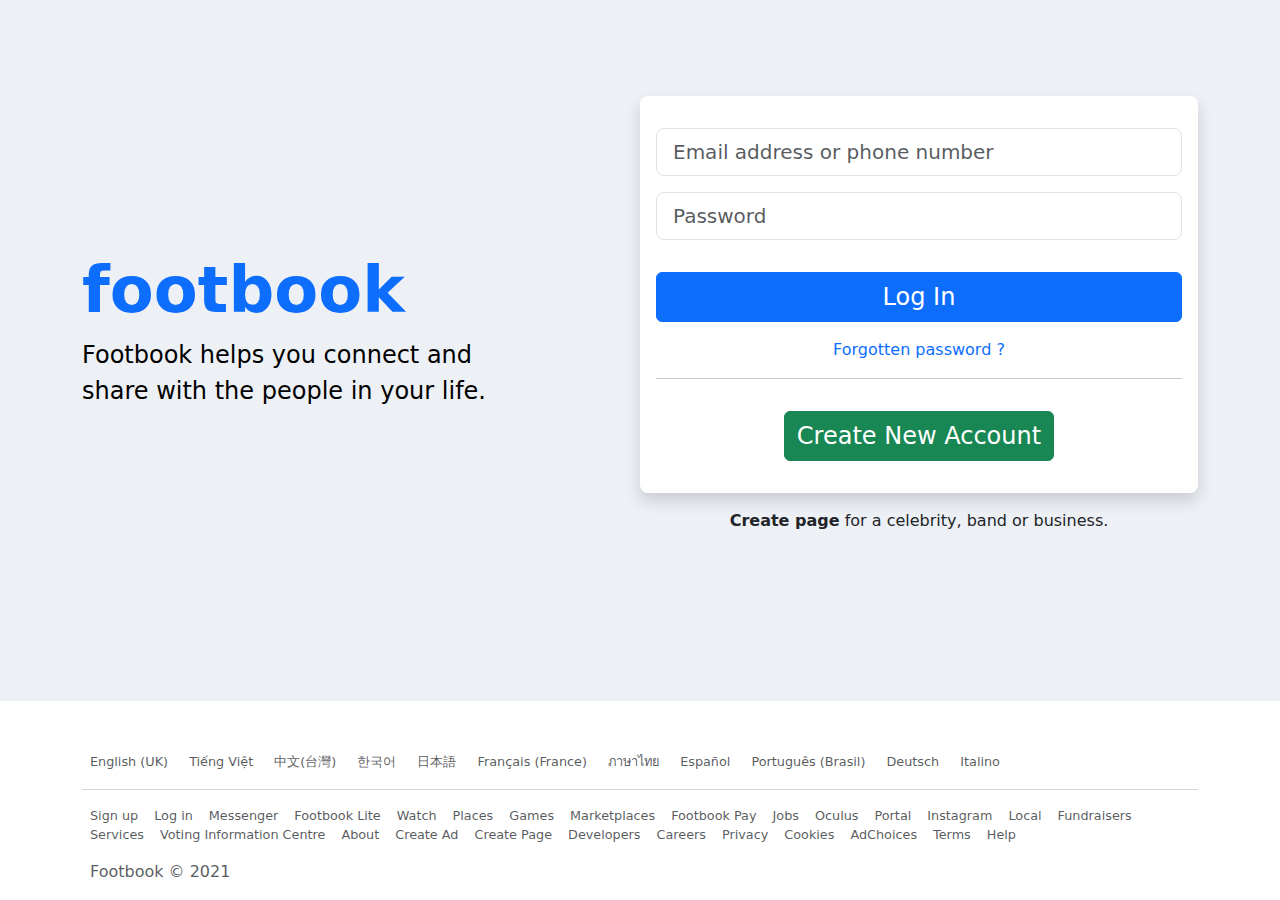
<file: index.html>
<!DOCTYPE html>
<html lang="en">

<head>
    <meta charset="UTF-8">
    <meta http-equiv="X-UA-Compatible" content="IE=edge">
    <meta name="viewport" content="width=device-width, initial-scale=1.0">
    <link rel="icon" href="https://source.unsplash.com/random" class="rounded-circle" type="image/gif">
    <title>Fookbook</title>
    <link rel="stylesheet" href="./assets/css/style.css">
    <!-- Bootstrap CSS only -->
    <link href="https://cdn.jsdelivr.net/npm/bootstrap@5.1.3/dist/css/bootstrap.min.css" rel="stylesheet">
    <link rel="stylesheet" href="https://cdn.jsdelivr.net/npm/bootstrap-icons@1.6.1/font/bootstrap-icons.css">
</head>

<body>
    <!-- login -->
    <main id="main" class="pb-lg-5">
        <div
            class="container d-flex flex-column flex-lg-row justify-content-between align-items-center mt-lg-5 pt-lg-5  ">
            <!--heading  -->
            <div class="text-center text-lg-start mt-lg-5 pt-lg-5 w-100 my-lg-5">
                <h1 class="fw-bolder text-primary fs-0 ">footbook</h1>
                <p class=" text-black fs-4 w-75 mx-auto mx-lg-0">Footbook helps you connect and share with the people in
                    your life.</p>
            </div>
            <!-- login form -->
            <div class="d-flex flex-column w-100">
                <div class=" bg-white shadow rounded-3 input-group-lg p-3">
                    <input type="email" class="form-control my-3" placeholder="Email address or phone number">
                    <input type="password" class="form-control my-3" placeholder="Password">
                    <div class="form-group ">
                        <a href="./feed.html">
                            <button class="btn btn-primary w-100 fs-4 my-3" id="" name="btn" value="">Log In</button>
                        </a>
                    </div>
                    <div class="form-group text-center text-lg-center ">
                        <a href="./forgotpassword.html" class="text-decoration-none w-100 ">Forgotten password ?</a>
                    </div>
                    <hr>
                    <div class="form-group text-center ">
                        <button type="button" class="btn btn-success  fs-4 my-3" data-bs-toggle="modal"
                            data-bs-target="#signUpModal">Create New Account</button>
                    </div>
                </div>
                <!-- create modal -->
                <!-- Modal -->
                <div class="modal fade" id="signUpModal" tabindex="-1" aria-labelledby="signUpModalLabel"
                    aria-hidden="true">
                    <div class="modal-dialog modal-dialog-centered">
                        <div class="modal-content">
                            <!-- modal header -->
                            <div class="modal-header">
                                <div>
                                    <h2 class="modal-title" id="signUpModalLabel">Sign Up</h2>
                                    <p class="text-muted fs-7 fst-italic m-0">It's quick and easy</p>
                                </div>
                                <button type="button" class="btn-close" data-bs-dismiss="modal"
                                    aria-label="Close"></button>
                            </div>
                            <!-- modal body -->
                            <div class="modal-body">
                                <form>
                                    <div class="form-group">
                                        <!-- name -->
                                        <div class="row">
                                            <div class="col col-lg-6">
                                                <input type="text" class="form-control" placeholder="First name">
                                            </div>
                                            <div class="col col-lg-6">
                                                <input type="text" class="form-control" placeholder="Surname">
                                            </div>
                                        </div>
                                        <!-- email or phone number -->
                                        <div class="row pt-3">
                                            <div class="col col-lg-12">
                                                <input type="email" class="form-control"
                                                    placeholder="Mobile number or email address">
                                            </div>
                                        </div>
                                        <!-- password -->
                                        <div class="row pt-3">
                                            <div class="col col-1lg-2">
                                                <input type="password" class="form-control" placeholder="New password">
                                            </div>
                                        </div>
                                        <!-- D.o.b -->
                                        <div class="row pt-3">
                                            <p class="text-muted fs-7 m-0">Date of birth <i
                                                    class="bi bi-question-circle" type="button" data-bs-container="body"
                                                    data-bs-toggle="popover" data-bs-placement="left"
                                                    data-bs-content="Providing your date of birth helps make sure that you get the right Facebook experience for your age. If you want to change who sees this, go to the About section of your Profile."></i>
                                            </p>
                                            <div class="col col-lg-4">
                                                <input type="date" class="form-control" placeholder="Date">
                                            </div>
                                            <div class="col col-lg-4">
                                                <input type="date" class="form-control" placeholder="Month">
                                            </div>
                                            <div class="col col-lg-4">
                                                <input type="date" class="form-control" placeholder="Year">
                                            </div>
                                        </div>
                                        <!-- gender -->
                                        <div class="row pt-3">
                                            <p class="text-muted fs-7 m-0">Gender <i class="bi bi-question-circle"
                                                    type="button" data-bs-container="body" data-bs-toggle="popover"
                                                    data-bs-placement="left"
                                                    data-bs-content="You can change who sees your gender on your profile later. Select Custom to choose another gender, or if you'd rather not say."></i>
                                            </p>
                                            <div class="col col-lg-4">
                                                <div
                                                    class="form-check form-control w-100 d-lg-flex flex-row-reverse justify-content-between align-items-center">
                                                    <input class="form-check-input m-0" type="radio"
                                                        name="flexRadioDefault" id="flexRadioDefault1" checked>
                                                    <label class="form-check-label " for="flexRadioDefault1">
                                                        Male
                                                    </label>
                                                </div>
                                            </div>
                                            <div class="col col-lg-4">
                                                <div
                                                    class="form-check form-control w-100 d-lg-flex flex-row-reverse justify-content-between align-items-center">
                                                    <input class="form-check-input m-0" type="radio"
                                                        name="flexRadioDefault" id="flexRadioDefault2">
                                                    <label class="form-check-label " for="flexRadioDefault2">
                                                        Female
                                                    </label>
                                                </div>
                                            </div>
                                            <div class="col col-lg-4">
                                                <div
                                                    class="form-check form-control w-100 d-lg-flex flex-row-reverse justify-content-between align-items-center">
                                                    <input class="form-check-input m-0" type="radio"
                                                        name="flexRadioDefault" id="flexRadioDefault3">
                                                    <label class="form-check-label " for="flexRadioDefault3">
                                                        Other
                                                    </label>
                                                </div>
                                            </div>
                                        </div>
                                        <div class="row pt-3 d-none  " id="genderSelect">
                                            <div class="col col-lg-12">
                                                <select class="form-select" aria-label="Default select example">
                                                    <option selected>Select your pronoun</option>
                                                    <option value="1">She: "Wish her a happy birthday!"</option>
                                                    <option value="2">He: "Wish him a happy birthday!"</option>
                                                    <option value="3">They: "Wish them a happy birthday!"</option>
                                                </select>
                                            </div>
                                            <p class="text-muted fs-7"> Your pronoun is visible to everyone.</p>
                                            <div class="col col-lg-12">
                                                <input type="text" class="form-control" placeholder="Gender (optional)">
                                            </div>
                                        </div>
                                        <!-- policy -->
                                        <p class="text-muted fs-7 pt-3">By clicking Sign Up, you agree to our Terms,
                                            Data Policy and Cookie Policy. You may receive SMS notifications from us and
                                            can opt out at any time.</p>
                                        <div class="form-group text-center">
                                            <button type="button"
                                                class="btn btn-success fw-bold  fs-6 w-50 rounded">Sign Up</button>

                                        </div>
                                    </div>
                                </form>
                            </div>
                        </div>
                    </div>
                </div>
                <!-- end -->
                <!-- tag -->
                <div class=" text-center pt-3">
                    <a class="text-dark text-decoration-none fw-bold">Create page</a>
                    <span class="fs-6"> for a celebrity, band or business.</span>
                </div>
            </div>
        </div>

    </main>
    <!-- footer -->
    <footer class="bg-white text-muted position-fixed w-100 bottom-0 pt-lg-5 " >
        <div class="container">
            <!-- languages -->
            <div class="d-flex flex-wrap">
                <div class="text-decoration-none">
                    <a class="mx-2 text-decoration-none text-muted fs-7"> English (UK)</a>
                    <a class="mx-2 text-decoration-none text-muted fs-7">Tiếng Việt</a>
                    <a class="mx-2 text-decoration-none text-muted fs-7">中文(台灣)</a>
                    <a class="mx-2 text-decoration-none text-muted fs-7">한국어</a>
                    <a class="mx-2 text-decoration-none text-muted fs-7">日本語</a>
                    <a class="mx-2 text-decoration-none text-muted fs-7">Français (France)</a>
                    <a class="mx-2 text-decoration-none text-muted fs-7">ภาษาไทย</a>
                    <a class="mx-2 text-decoration-none text-muted fs-7">Español</a>
                    <a class="mx-2 text-decoration-none text-muted fs-7">Português (Brasil)</a>
                    <a class="mx-2 text-decoration-none text-muted fs-7">Deutsch</a>
                    <a class="mx-2 text-decoration-none text-muted fs-7">Italino</a>
                </div>
            </div>
            <hr>
            <!-- actions -->
            <div class="d-flex flex-wrap">
                <a class="mx-2  text-decoration-none text-muted fs-7"> Sign up</a>
                <a class="mx-2  text-decoration-none text-muted fs-7">Log in</a>
                <a class="mx-2  text-decoration-none text-muted fs-7">Messenger</a>
                <a class="mx-2  text-decoration-none text-muted fs-7">Footbook Lite</a>
                <a class="mx-2  text-decoration-none text-muted fs-7">Watch</a>
                <a class="mx-2  text-decoration-none text-muted fs-7">Places</a>
                <a class="mx-2  text-decoration-none text-muted fs-7">Games</a>
                <a class="mx-2  text-decoration-none text-muted fs-7">Marketplaces</a>
                <a class="mx-2  text-decoration-none text-muted fs-7"> Footbook Pay</a>
                <a class="mx-2  text-decoration-none text-muted fs-7">Jobs</a>
                <a class="mx-2  text-decoration-none text-muted fs-7">Oculus</a>
                <a class="mx-2  text-decoration-none text-muted fs-7"> Portal</a>
                <a class="mx-2  text-decoration-none text-muted fs-7"> Instagram</a>
                <a class="mx-2  text-decoration-none text-muted fs-7">Local</a>
                <a class="mx-2  text-decoration-none text-muted fs-7">Fundraisers</a>
                <a class="mx-2  text-decoration-none text-muted fs-7">Services</a>
                <a class="mx-2  text-decoration-none text-muted fs-7"> Voting Information Centre</a>
                <a class="mx-2  text-decoration-none text-muted fs-7">About</a>
                <a class="mx-2  text-decoration-none text-muted fs-7">Create Ad</a>
                <a class="mx-2  text-decoration-none text-muted fs-7">Create Page</a>
                <a class="mx-2  text-decoration-none text-muted fs-7">Developers</a>
                <a class="mx-2  text-decoration-none text-muted fs-7">Careers</a>
                <a class="mx-2  text-decoration-none text-muted fs-7"> Privacy</a>
                <a class="mx-2  text-decoration-none text-muted fs-7">Cookies</a>
                <a class="mx-2  text-decoration-none text-muted fs-7">AdChoices</a>
                <a class="mx-2  text-decoration-none text-muted fs-7">Terms</a>
                <a class="mx-2  text-decoration-none text-muted fs-7">Help</a>
            </div>
            <!-- copyright -->
            <p class="mx-2 mt-3">Footbook &copy; 2021 </p>
        </div>
    </footer>

    <!-- Bootstrap Js only -->

    <script src="https://cdn.jsdelivr.net/npm/@popperjs/core@2.10.2/dist/umd/popper.min.js"></script>
    <script src="https://cdn.jsdelivr.net/npm/bootstrap@5.1.3/dist/js/bootstrap.min.js"></script>
    <script src="https://cdnjs.cloudflare.com/ajax/libs/jquery/3.6.0/jquery.min.js"></script>
    <!-- my js -->
    <script src="./assets/js/app.js"></script>

</body>

</html>
</file>
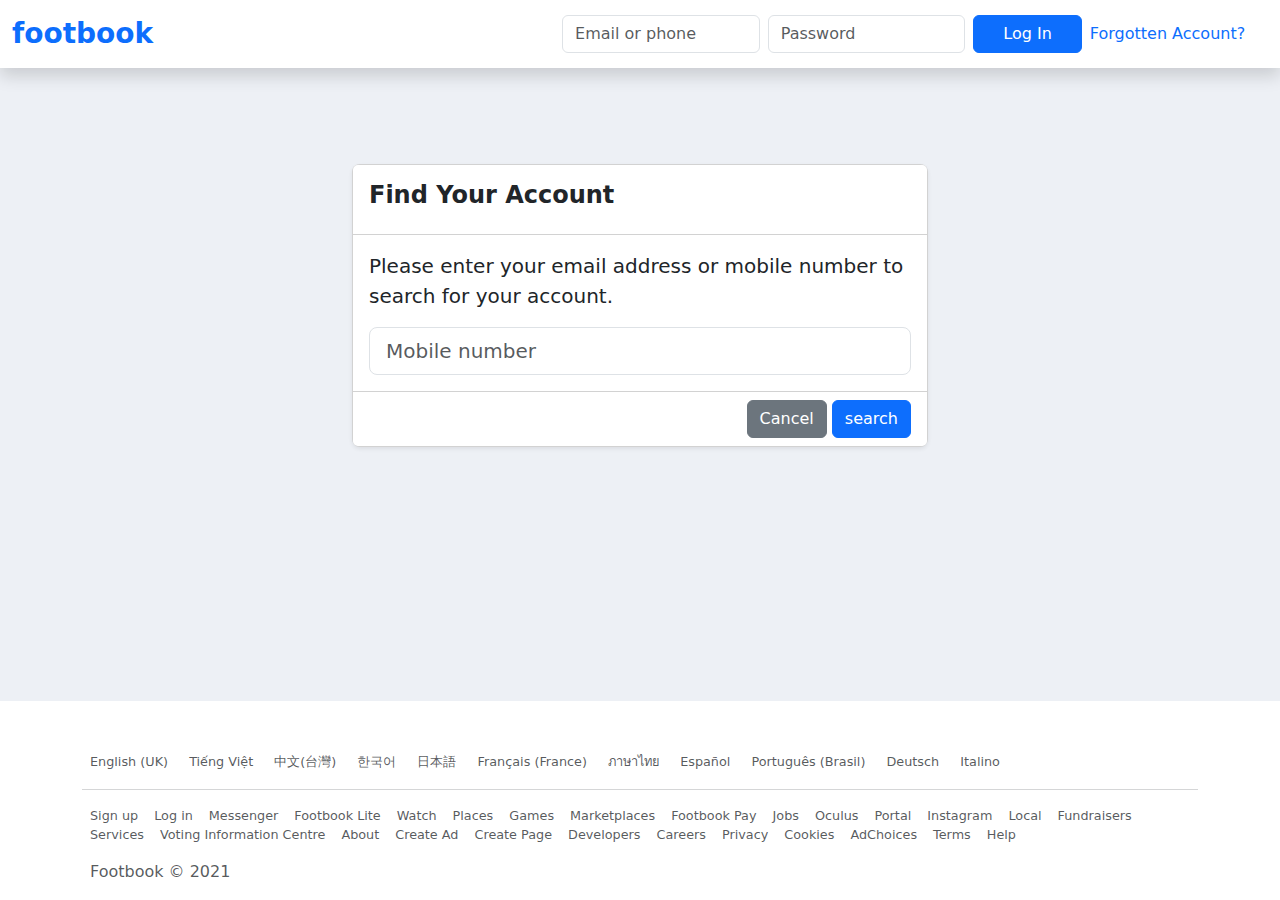
<file: forgotpassword.html>
<!DOCTYPE html>
<html lang="en">

<head>
    <meta charset="UTF-8">
    <meta http-equiv="X-UA-Compatible" content="IE=edge">
    <meta name="viewport" content="width=device-width, initial-scale=1.0">
    <link rel="icon" href="https://source.unsplash.com/random" class="rounded-circle" type="image/gif">
    <title>Fookbook</title>
    <link rel="stylesheet" href="./assets/css/style.css">
    <!-- Bootstrap CSS only -->
    <link href="https://cdn.jsdelivr.net/npm/bootstrap@5.1.3/dist/css/bootstrap.min.css" rel="stylesheet">
    <link rel="stylesheet" href="https://cdn.jsdelivr.net/npm/bootstrap-icons@1.6.1/font/bootstrap-icons.css">
</head>

<body>
    <header>
        <div class="container-fluid p-0">
            <nav class="navbar navbar-expand-lg navbar-light bg-white shadow">
                <div class="container-fluid flex-lg-row flex-column d-flex justify-content-between align-items-center">
                    <a class="navbar-brand text-primary fw-bold fs-3" href="./index.html">footbook</a>
                    <!-- login block -->
                    <div class="from-group d-flex justify-content-center align-items-center gap-2">
                        <input type="email" class="form-control rounded " placeholder="Email or phone">
                        <input type="password" class="form-control rounded " placeholder="Password">
                        <button class="btn btn-primary w-50 "> Log In</button>
                        <a href="#!" class="w-100 text-decoration-none fs-6 "> Forgotten Account? </a>
                    </div>
                </div>
            </nav>
        </div>

    </header>
    <!-- login -->
    <main id="main" class="pb-lg-5">
        <div class="container d-flex justify-content-center mt-lg-5 p-5">
            <div class="card rounded-3 shadow-sm" style="max-width: 36em;">
                <div class="card-header bg-white p-3">
                    <h1 class="fw-bold fs-4">Find Your Account</h1>
                </div>
                <div class="card-body ">
                    <p class="card-text fs-5">Please enter your email address or mobile number to search for your
                        account.</p>
                    <input type="text" class="form-control form-control-lg " placeholder="Mobile number">
                </div>
                <div class="card-footer bg-white">
                    <div class="form-group float-lg-end">
                        <button class="btn btn-secondary">Cancel</button>
                        <button class="btn btn-primary">search</button>
                    </div>
                </div>
            </div>

        </div>
    </main>
    <!-- footer -->
    <footer class="bg-white pt-lg-5 text-muted position-fixed w-100 bottom-0">
        <div class="container ">
            <!-- languages -->
            <div class="d-flex flex-wrap">
                <div class="text-decoration-none">
                    <a class="mx-2 text-decoration-none text-muted fs-7"> English (UK)</a>
                    <a class="mx-2 text-decoration-none text-muted fs-7">Tiếng Việt</a>
                    <a class="mx-2 text-decoration-none text-muted fs-7">中文(台灣)</a>
                    <a class="mx-2 text-decoration-none text-muted fs-7">한국어</a>
                    <a class="mx-2 text-decoration-none text-muted fs-7">日本語</a>
                    <a class="mx-2 text-decoration-none text-muted fs-7">Français (France)</a>
                    <a class="mx-2 text-decoration-none text-muted fs-7">ภาษาไทย</a>
                    <a class="mx-2 text-decoration-none text-muted fs-7">Español</a>
                    <a class="mx-2 text-decoration-none text-muted fs-7">Português (Brasil)</a>
                    <a class="mx-2 text-decoration-none text-muted fs-7">Deutsch</a>
                    <a class="mx-2 text-decoration-none text-muted fs-7">Italino</a>
                </div>
            </div>
            <hr>
            <!-- actions -->
            <div class="d-flex flex-wrap">
                <a class="mx-2  text-decoration-none text-muted fs-7"> Sign up</a>
                <a class="mx-2  text-decoration-none text-muted fs-7">Log in</a>
                <a class="mx-2  text-decoration-none text-muted fs-7">Messenger</a>
                <a class="mx-2  text-decoration-none text-muted fs-7">Footbook Lite</a>
                <a class="mx-2  text-decoration-none text-muted fs-7">Watch</a>
                <a class="mx-2  text-decoration-none text-muted fs-7">Places</a>
                <a class="mx-2  text-decoration-none text-muted fs-7">Games</a>
                <a class="mx-2  text-decoration-none text-muted fs-7">Marketplaces</a>
                <a class="mx-2  text-decoration-none text-muted fs-7"> Footbook Pay</a>
                <a class="mx-2  text-decoration-none text-muted fs-7">Jobs</a>
                <a class="mx-2  text-decoration-none text-muted fs-7">Oculus</a>
                <a class="mx-2  text-decoration-none text-muted fs-7"> Portal</a>
                <a class="mx-2  text-decoration-none text-muted fs-7"> Instagram</a>
                <a class="mx-2  text-decoration-none text-muted fs-7">Local</a>
                <a class="mx-2  text-decoration-none text-muted fs-7">Fundraisers</a>
                <a class="mx-2  text-decoration-none text-muted fs-7">Services</a>
                <a class="mx-2  text-decoration-none text-muted fs-7"> Voting Information Centre</a>
                <a class="mx-2  text-decoration-none text-muted fs-7">About</a>
                <a class="mx-2  text-decoration-none text-muted fs-7">Create Ad</a>
                <a class="mx-2  text-decoration-none text-muted fs-7">Create Page</a>
                <a class="mx-2  text-decoration-none text-muted fs-7">Developers</a>
                <a class="mx-2  text-decoration-none text-muted fs-7">Careers</a>
                <a class="mx-2  text-decoration-none text-muted fs-7"> Privacy</a>
                <a class="mx-2  text-decoration-none text-muted fs-7">Cookies</a>
                <a class="mx-2  text-decoration-none text-muted fs-7">AdChoices</a>
                <a class="mx-2  text-decoration-none text-muted fs-7">Terms</a>
                <a class="mx-2  text-decoration-none text-muted fs-7">Help</a>
            </div>
            <!-- copyright -->
            <p class="mx-2 mt-3">Footbook &copy; 2021 </p>
        </div>
    </footer>

    <!-- Bootstrap Js only -->

    <script src="https://cdn.jsdelivr.net/npm/@popperjs/core@2.10.2/dist/umd/popper.min.js"></script>
    <script src="https://cdn.jsdelivr.net/npm/bootstrap@5.1.3/dist/js/bootstrap.min.js"></script>
    <script src="https://cdnjs.cloudflare.com/ajax/libs/jquery/3.6.0/jquery.min.js"></script>
    <!-- my js -->
    <script src="./assets/js/app.js"></script>

</body>

</html>
</file>
<file: assets/css/style.css>
.fs-0{
    font-size: 4rem;
}
.fs-7{
    font-size: .8rem;
}
body{
    background-color: #edf0f5!important;
}
.search{
    background-color: #f0f2f5 !important;
    border: none!important;
}
</file>
